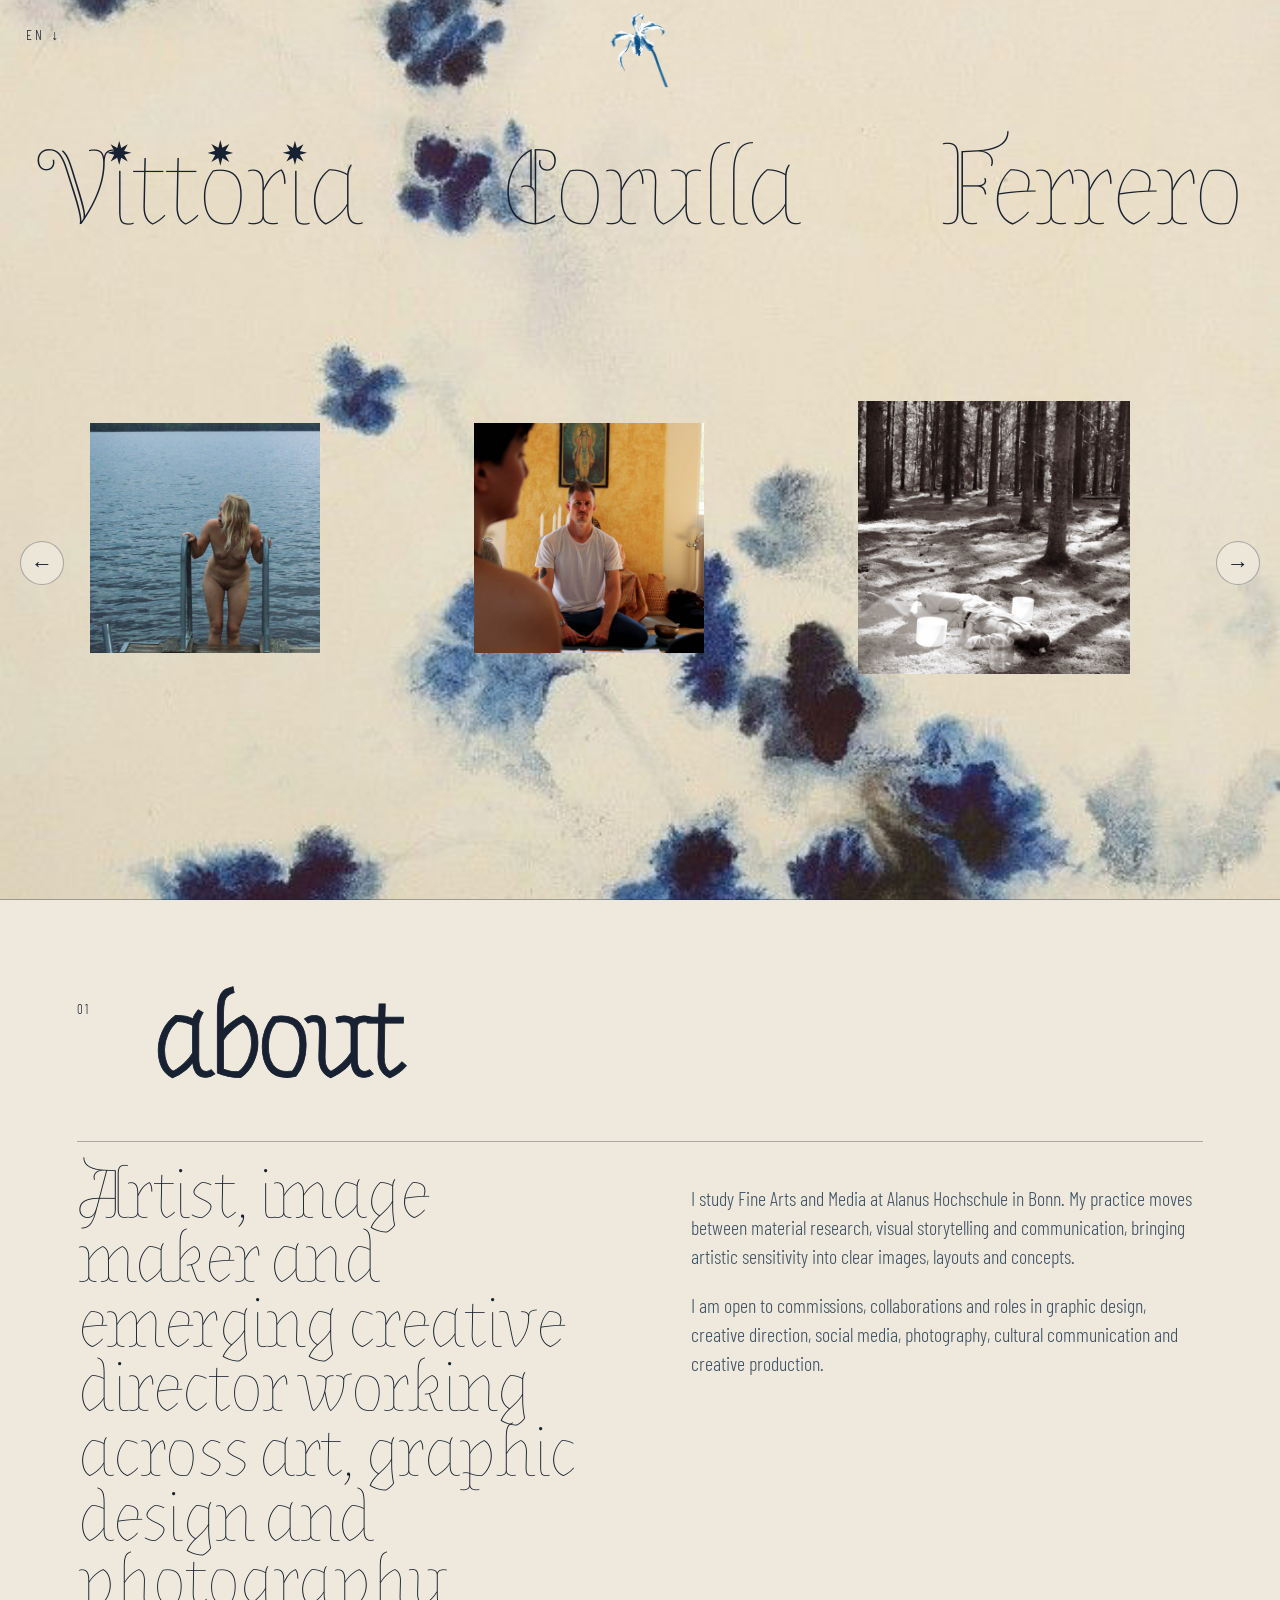
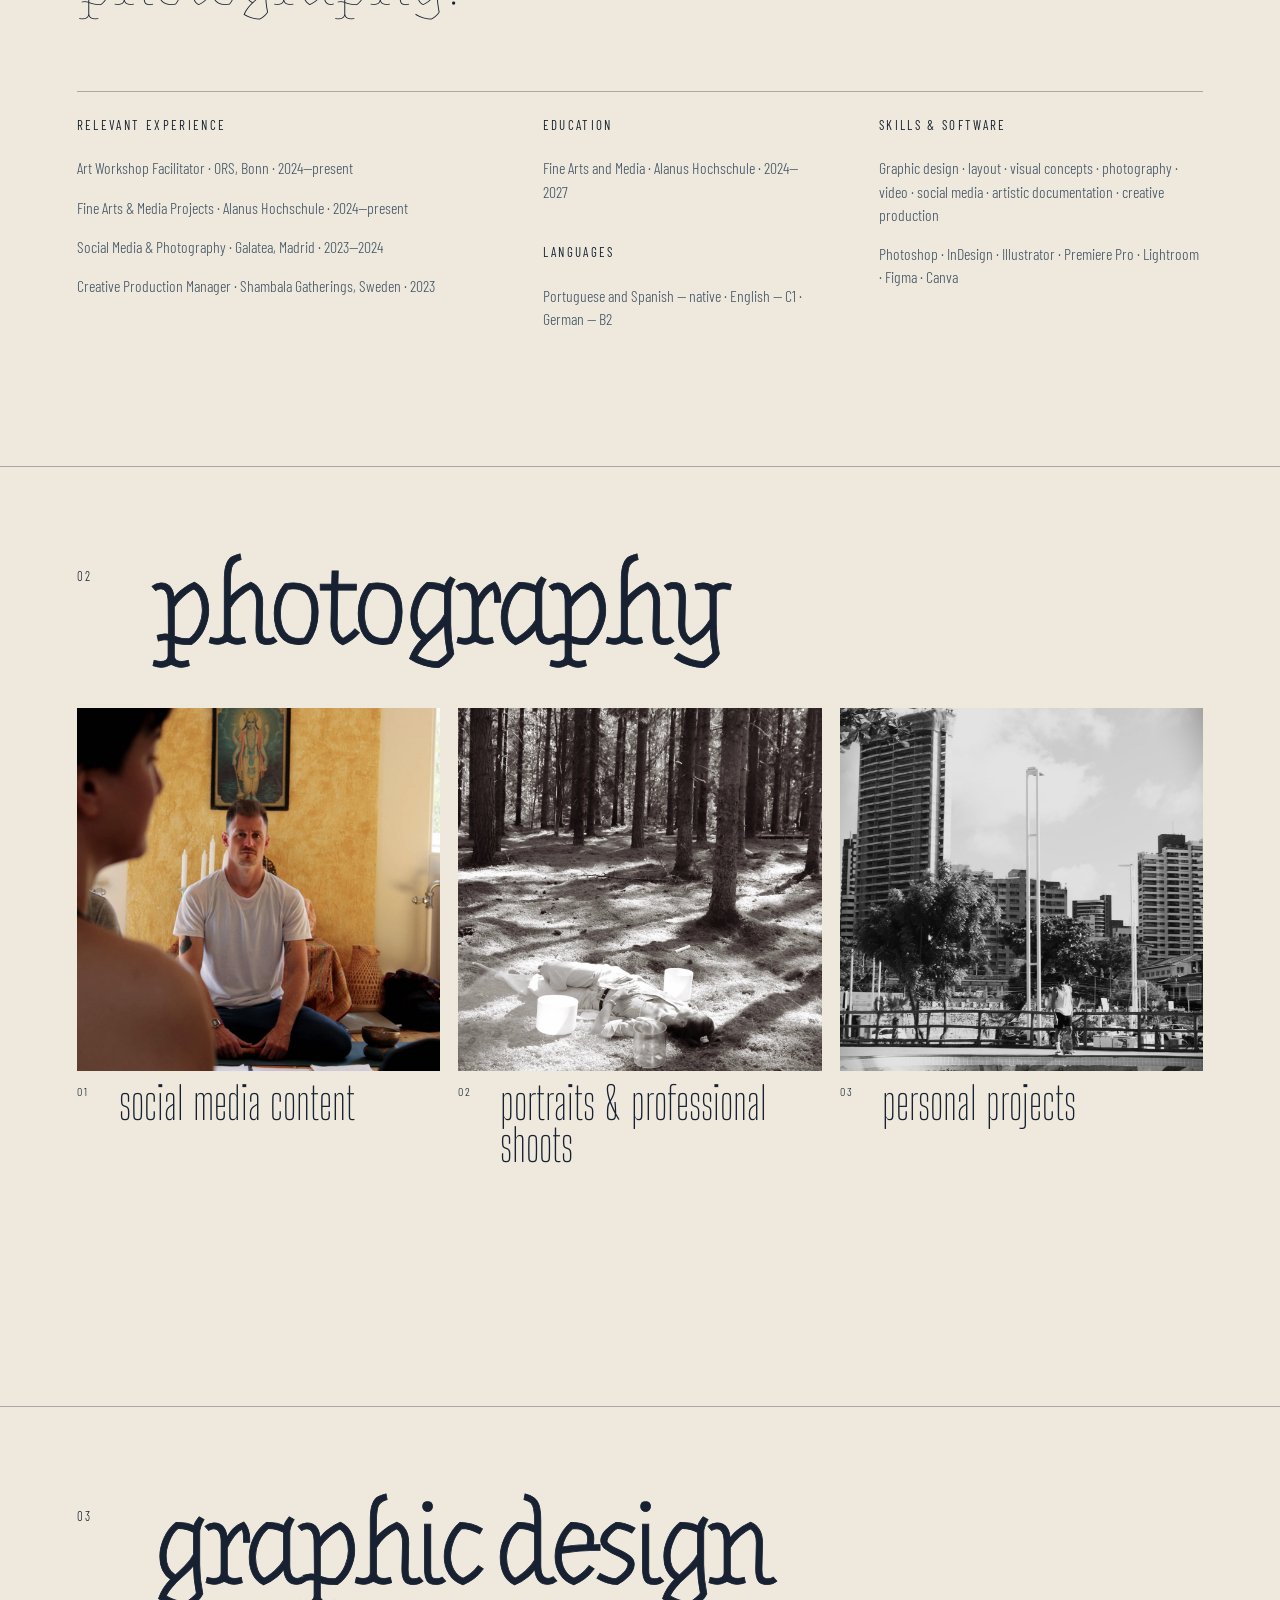
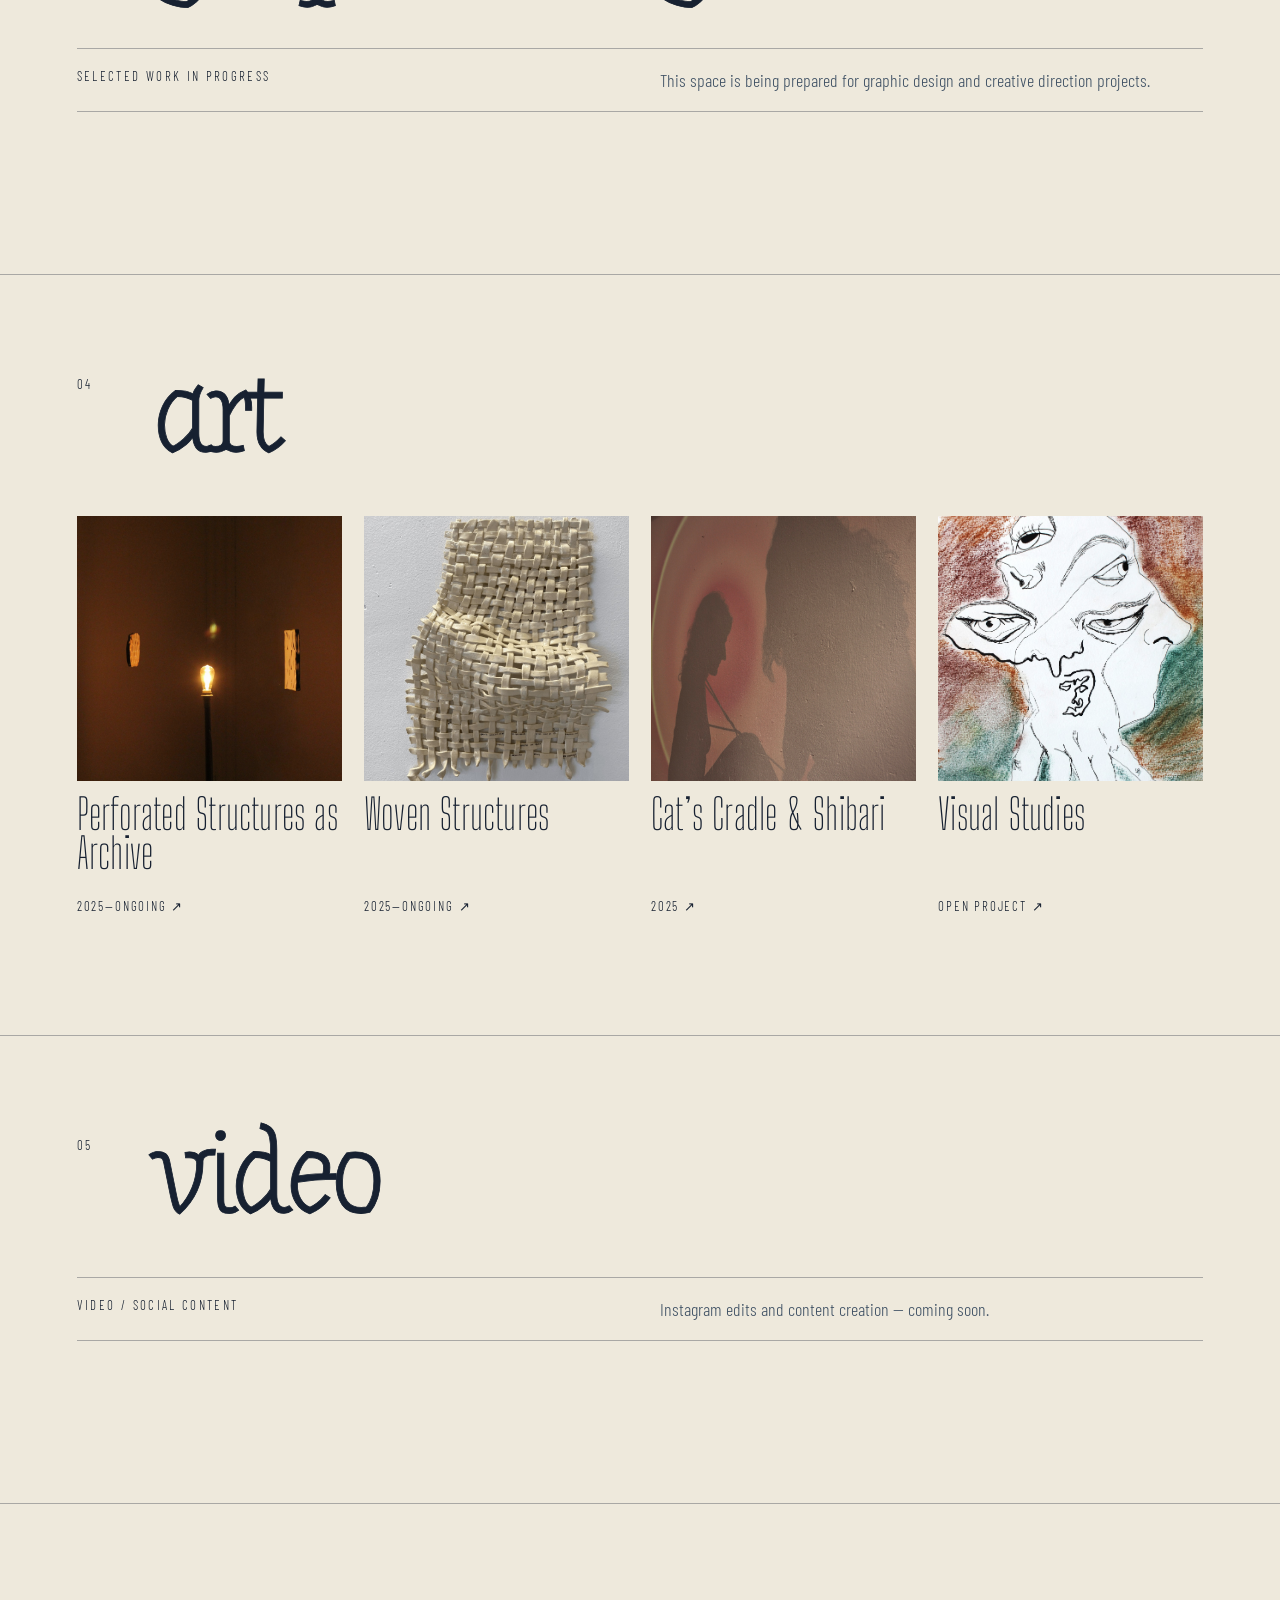
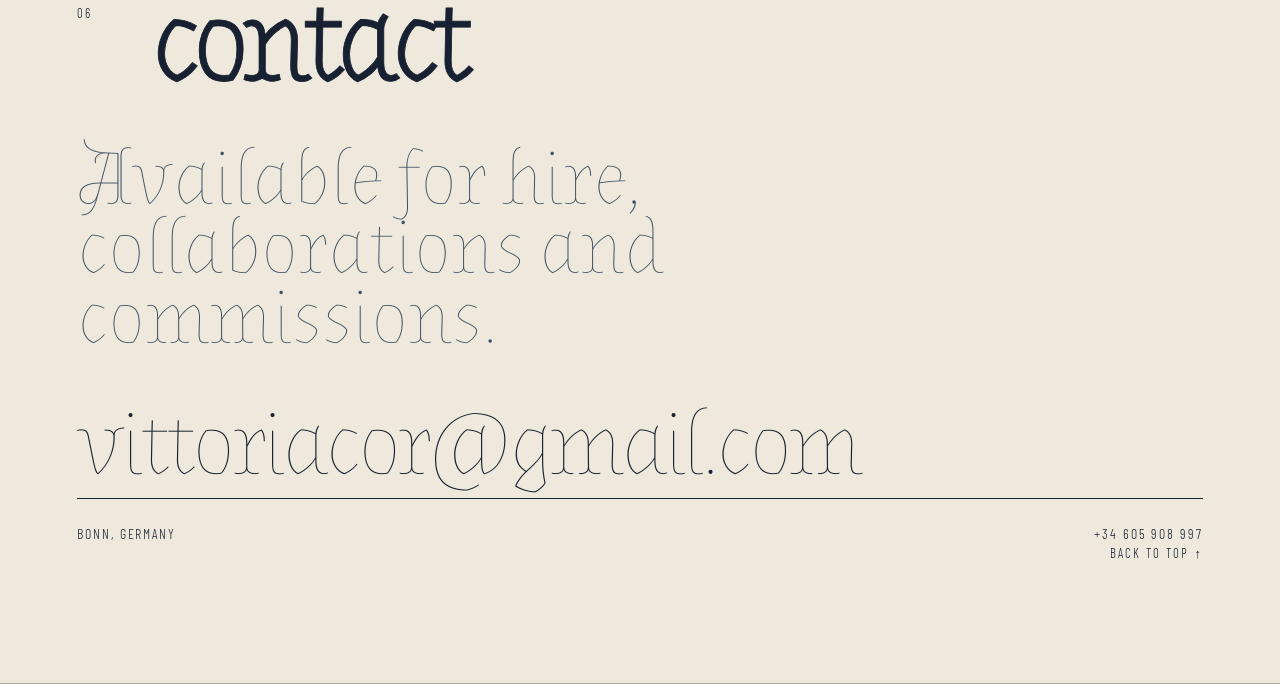
<file: index.html>
<!doctype html>
<html lang="en">
<head>
  <meta charset="UTF-8" />
  <meta name="viewport" content="width=device-width, initial-scale=1" />
  <meta name="theme-color" content="#eee9dc" />
  <meta name="description" content="Portfolio of Vittória Corulla Ferrero — art, photography and visual communication." />
  <title>Vittória Corulla Ferrero</title>
  <link rel="icon" type="image/png" href="assets/reference/cyanotype-flower.png" />
  <link rel="preconnect" href="https://fonts.googleapis.com" />
  <link rel="preconnect" href="https://fonts.gstatic.com" crossorigin />
  <link href="https://fonts.googleapis.com/css2?family=Almendra+Display&family=Barlow+Condensed:wght@200;300;400&family=Big+Shoulders+Display:wght@200;300&display=swap" rel="stylesheet" />
  <link rel="stylesheet" href="styles.css?v=19" />
  <script src="project-data.js?v=13" defer></script>
  <script src="script.js?v=14" defer></script>
</head>
<body>
  <div class="language-control"><button class="language-trigger" type="button" aria-expanded="false" aria-controls="language-menu">EN</button><div class="language-menu" id="language-menu" hidden><button data-language="en">EN</button><button data-language="es">ES</button><button data-language="de">DE</button><button data-language="pt">PT</button></div></div>
  <button class="menu-trigger" type="button" aria-label="Open navigation" aria-expanded="false" aria-controls="drawer"><img src="assets/reference/cyanotype-flower-cutout.png" alt="" /></button>
  <div class="drawer-backdrop" hidden></div>
  <aside class="drawer" id="drawer" aria-hidden="true"><button class="drawer-close" type="button" aria-label="Close navigation">×</button><nav aria-label="Main navigation"><a href="#about" data-i18n="about">about</a><a href="photography.html?v=4" data-i18n="photo">photography</a><a href="#design" data-i18n="design">graphic design</a><a href="#art" data-i18n="art">art</a><a href="#video" data-i18n="video">video</a><a href="#contact" data-i18n="contact">contact</a></nav><p class="drawer-foot">VITTÓRIA CORULLA FERRERO<br />BONN · 2026</p></aside>

  <main>
    <section class="hero" id="home" aria-labelledby="hero-title">
      <h1 id="hero-title" aria-label="Vittória Corulla Ferrero"><span class="name-word" aria-hidden="true">V<span class="spark">ı</span>tt<span class="spark accent">o</span>r<span class="spark">ı</span>a</span><span class="name-word" aria-hidden="true">Corulla</span><span class="name-word" aria-hidden="true">Ferrero</span></h1>
      <div class="hero-carousel" aria-label="Featured projects">
        <button class="carousel-arrow carousel-previous" type="button" aria-label="Previous projects">←</button>
        <div class="carousel-viewport" data-carousel><div class="carousel-track" data-carousel-track></div></div>
        <button class="carousel-arrow carousel-next" type="button" aria-label="Next projects">→</button>
      </div>
    </section>

    <section class="section" id="about">
      <header class="section-header"><span>01</span><h2 data-i18n="about">about</h2></header>
      <div class="about-layout"><p class="about-statement" data-i18n="aboutLead">Artist, image maker and emerging creative director working across art, graphic design and photography.</p><div><p data-i18n="aboutBody">I study Fine Arts and Media at Alanus Hochschule in Bonn. My practice moves between material research, visual storytelling and communication, bringing artistic sensitivity into clear images, layouts and concepts.</p><p data-i18n="aboutBody2">I am open to commissions, collaborations and roles in graphic design, creative direction, social media, photography, cultural communication and creative production.</p></div></div>
      <div class="cv-grid">
        <div><h3 data-i18n="experience">Relevant experience</h3><p data-i18n="cvOrs"><strong>Art Workshop Facilitator</strong> · ORS, Bonn · 2024—present</p><p data-i18n="cvAlanus"><strong>Fine Arts & Media Projects</strong> · Alanus Hochschule · 2024—present</p><p data-i18n="cvGalatea"><strong>Social Media & Photography</strong> · Galatea, Madrid · 2023—2024</p><p data-i18n="cvShambala"><strong>Creative Production Manager</strong> · Shambala Gatherings, Sweden · 2023</p></div>
        <div><h3 data-i18n="education">Education</h3><p data-i18n="cvEducation"><strong>Fine Arts and Media</strong> · Alanus Hochschule · 2024—2027</p><h3 data-i18n="languages">Languages</h3><p data-i18n="cvLanguages">Portuguese and Spanish — native · English — C1 · German — B2</p></div>
        <div><h3 data-i18n="skills">Skills & software</h3><p data-i18n="cvSkills">Graphic design · layout · visual concepts · photography · video · social media · artistic documentation · creative production</p><p>Photoshop · InDesign · Illustrator · Premiere Pro · Lightroom · Figma · Canva</p></div>
      </div>
    </section>

    <section class="section" id="photo">
      <header class="section-header"><span>02</span><h2 data-i18n="photo">photography</h2></header>
      <nav class="photo-categories" aria-label="Photography categories">
        <a href="photography.html?v=4&amp;category=social"><img src="assets/portfolio/photo-projects/holistic-center/01.jpg" alt="" loading="lazy" /><span>01</span><h3 data-i18n="photoSocial">social media content</h3></a>
        <a href="photography.html?v=4&amp;category=portraits"><img src="assets/portfolio/photo-projects/bettina-baumann/14.jpg" alt="" loading="lazy" /><span>02</span><h3 data-i18n="photoPortraits">portraits &amp; professional shoots</h3></a>
        <a href="photography.html?v=4&amp;category=personal"><img src="assets/portfolio/photo-fortaleza/01.jpg" alt="" loading="lazy" /><span>03</span><h3 data-i18n="photoPersonal">personal projects</h3></a>
      </nav>
    </section>

    <section class="section compact-section" id="design"><header class="section-header"><span>03</span><h2 data-i18n="design">graphic design</h2></header><div class="empty-row"><p data-i18n="workInProgress">SELECTED WORK IN PROGRESS</p><span data-i18n="designNote">This space is being prepared for graphic design and creative direction projects.</span></div></section>
    <section class="section" id="art">
      <header class="section-header"><span>04</span><h2 data-i18n="art">art</h2></header>
      <div class="project-index horizontal-projects">
        <a class="project-link" href="project.html?v=13&amp;id=perforated"><div class="project-cover"><img src="assets/art/perforated/01-installation-light.jpg" alt="" loading="lazy" /></div><div class="project-label"><h3>Perforated Structures as Archive</h3><span>2025—ongoing ↗</span></div></a>
        <a class="project-link" href="project.html?v=13&amp;id=woven"><div class="project-cover"><img src="assets/research/text-detail.jpg" alt="" loading="lazy" /></div><div class="project-label"><h3>Woven Structures</h3><span>2025—ongoing ↗</span></div></a>
        <a class="project-link" href="project.html?v=13&amp;id=cats"><div class="project-cover"><img src="assets/art/cats/01-cover.jpg" alt="" loading="lazy" /></div><div class="project-label"><h3>Cat’s Cradle & Shibari</h3><span>2025 ↗</span></div></a>
        <a class="project-link" href="project.html?v=13&amp;id=drawnlife"><div class="project-cover"><img src="assets/portfolio/early-how-long/01.jpg" alt="" loading="lazy" /></div><div class="project-label"><h3>Visual Studies</h3><span data-i18n="openProject">open project ↗</span></div></a>
      </div>
    </section>
    <section class="section compact-section" id="video"><header class="section-header"><span>05</span><h2 data-i18n="video">video</h2></header><div class="empty-row"><p data-i18n="videoLabel">VIDEO / SOCIAL CONTENT</p><span data-i18n="videoNote">Instagram edits and content creation — coming soon.</span></div></section>
    <section class="section contact-section" id="contact"><header class="section-header"><span>06</span><h2 data-i18n="contact">contact</h2></header><p class="contact-call" data-i18n="contactCall">Available for hire, collaborations and commissions.</p><a class="email-link" href="mailto:vittoriacor@gmail.com">vittoriacor@gmail.com</a><div class="contact-meta"><span>BONN, GERMANY</span><a href="tel:+34605908997">+34 605 908 997</a></div><a class="back-top" href="#home" data-i18n="backTop">BACK TO TOP ↑</a></section>
  </main>
</body>
</html>
</file>
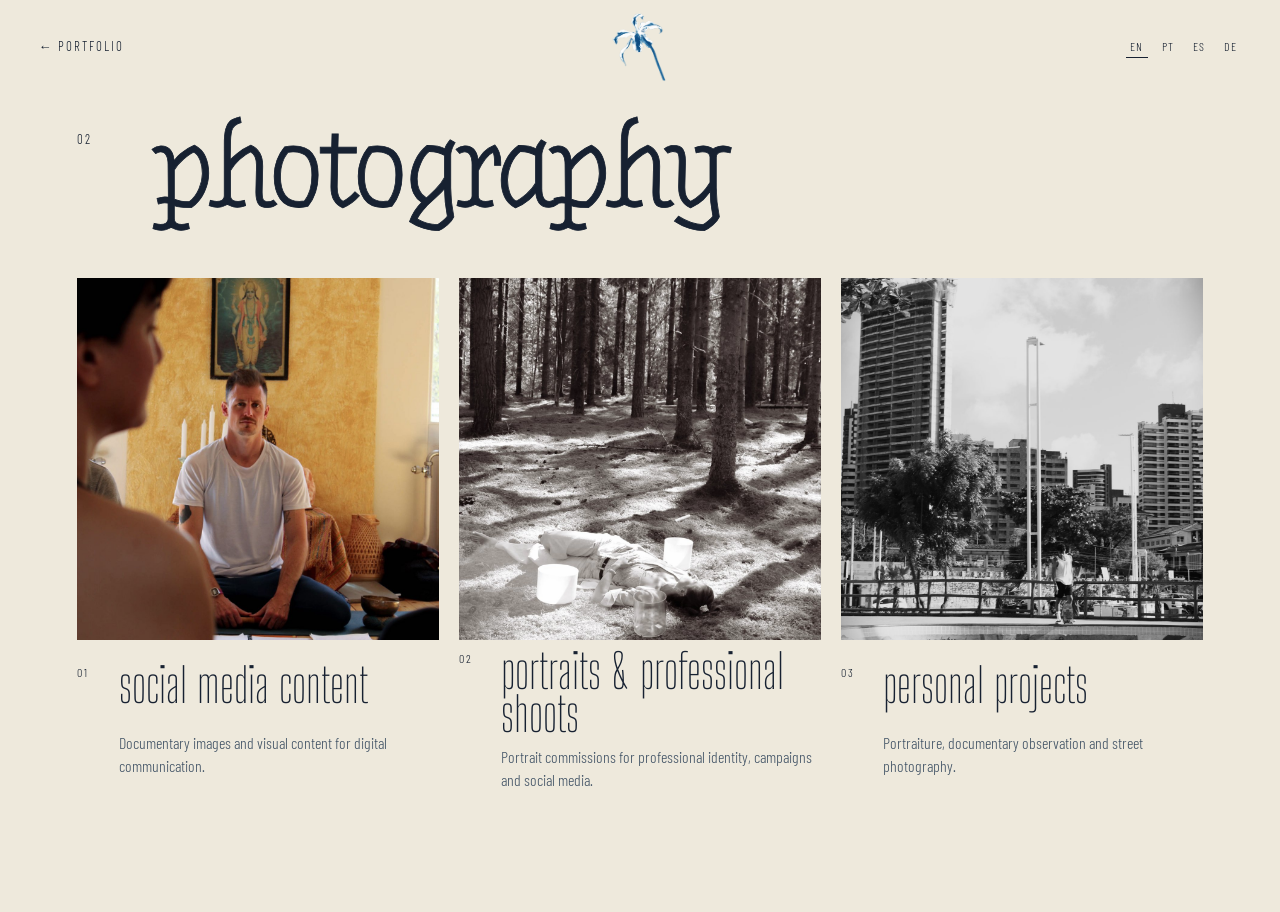
<file: photography.html>
<!doctype html>
<html lang="en">
<head>
  <meta charset="UTF-8" />
  <meta name="viewport" content="width=device-width, initial-scale=1" />
  <meta name="theme-color" content="#eee9dc" />
  <meta name="description" content="Photography portfolio of Vittória Corulla Ferrero." />
  <title>Photography — Vittória Corulla Ferrero</title>
  <link rel="icon" type="image/png" href="assets/reference/cyanotype-flower.png" />
  <link rel="preconnect" href="https://fonts.googleapis.com" />
  <link rel="preconnect" href="https://fonts.gstatic.com" crossorigin />
  <link href="https://fonts.googleapis.com/css2?family=Almendra+Display&family=Barlow+Condensed:wght@200;300;400&family=Big+Shoulders+Display:wght@200;300&display=swap" rel="stylesheet" />
  <link rel="stylesheet" href="styles.css?v=19" />
  <link rel="stylesheet" href="photography.css?v=3" />
  <script src="project-data.js?v=13" defer></script>
  <script src="photography.js?v=3" defer></script>
</head>
<body class="photography-directory">
  <header class="directory-nav">
    <a class="directory-back" href="index.html?v=18#photo" data-copy="portfolio">← portfolio</a>
    <a class="directory-flower" href="index.html#home" aria-label="Portfolio home"><img src="assets/reference/cyanotype-flower-cutout.png" alt="" /></a>
    <div class="directory-language" aria-label="Language"><button data-lang="en">EN</button><button data-lang="pt">PT</button><button data-lang="es">ES</button><button data-lang="de">DE</button></div>
  </header>

  <main>
    <section class="directory-overview" id="category-overview">
      <header class="directory-heading"><span>02</span><h1 data-copy="photography">photography</h1></header>
      <nav class="directory-categories" aria-label="Photography categories">
        <a href="photography.html?v=4&amp;category=social"><img src="assets/portfolio/photo-projects/holistic-center/01.jpg" alt="" /><span>01</span><h2 data-copy="social">social media content</h2><p data-copy="socialIntro">Documentary images and visual content for digital communication.</p></a>
        <a href="photography.html?v=4&amp;category=portraits"><img src="assets/portfolio/photo-projects/bettina-baumann/14.jpg" alt="" /><span>02</span><h2 data-copy="portraits">portraits &amp; professional shoots</h2><p data-copy="portraitsIntro">Portrait commissions for professional identity, campaigns and social media.</p></a>
        <a href="photography.html?v=4&amp;category=personal"><img src="assets/portfolio/photo-fortaleza/01.jpg" alt="" /><span>03</span><h2 data-copy="personal">personal projects</h2><p data-copy="personalIntro">Portraiture, documentary observation and street photography.</p></a>
      </nav>
    </section>

    <section class="directory-projects" id="category-view" hidden>
      <a class="all-categories" href="photography.html?v=4" data-copy="allCategories">← all photography categories</a>
      <header class="category-heading"><span id="category-number"></span><div><h1 id="category-title"></h1><p id="category-intro"></p></div></header>
      <div class="project-index" id="category-projects"></div>
    </section>
  </main>
</body>
</html>
</file>
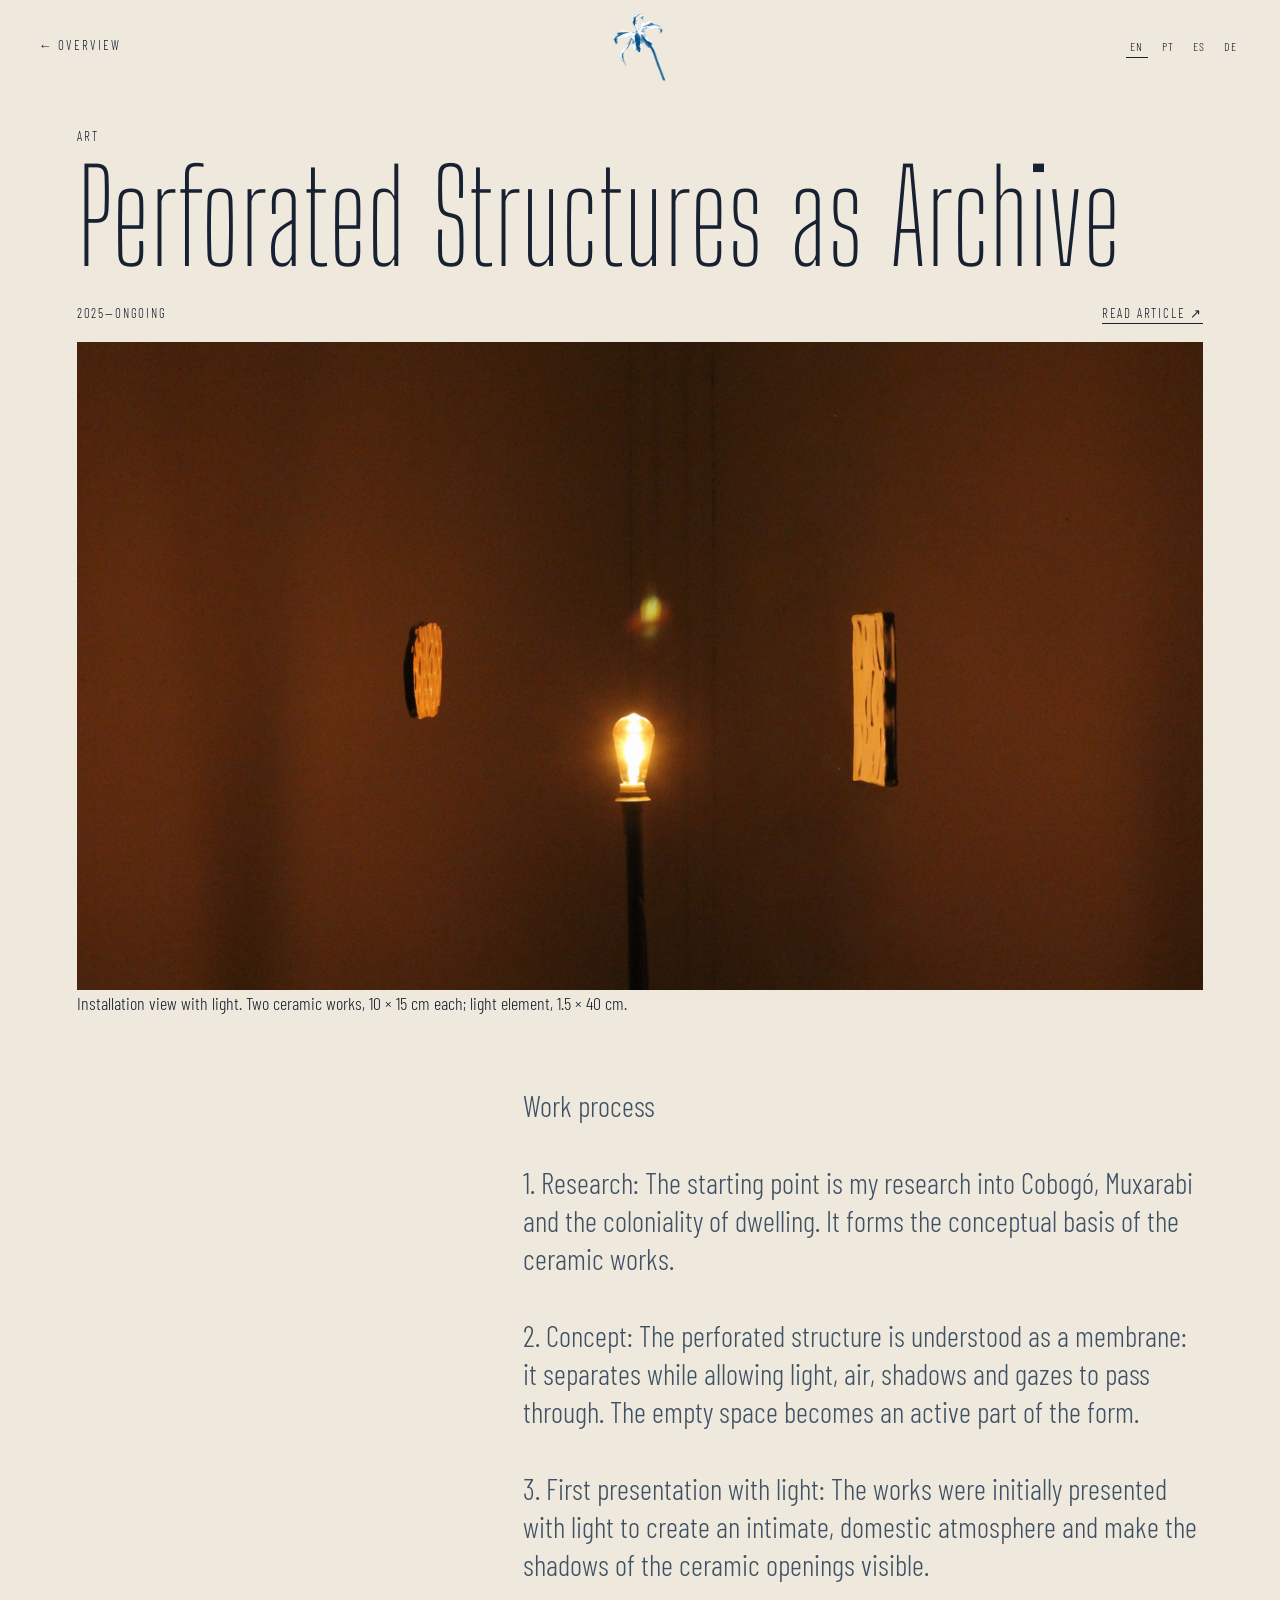
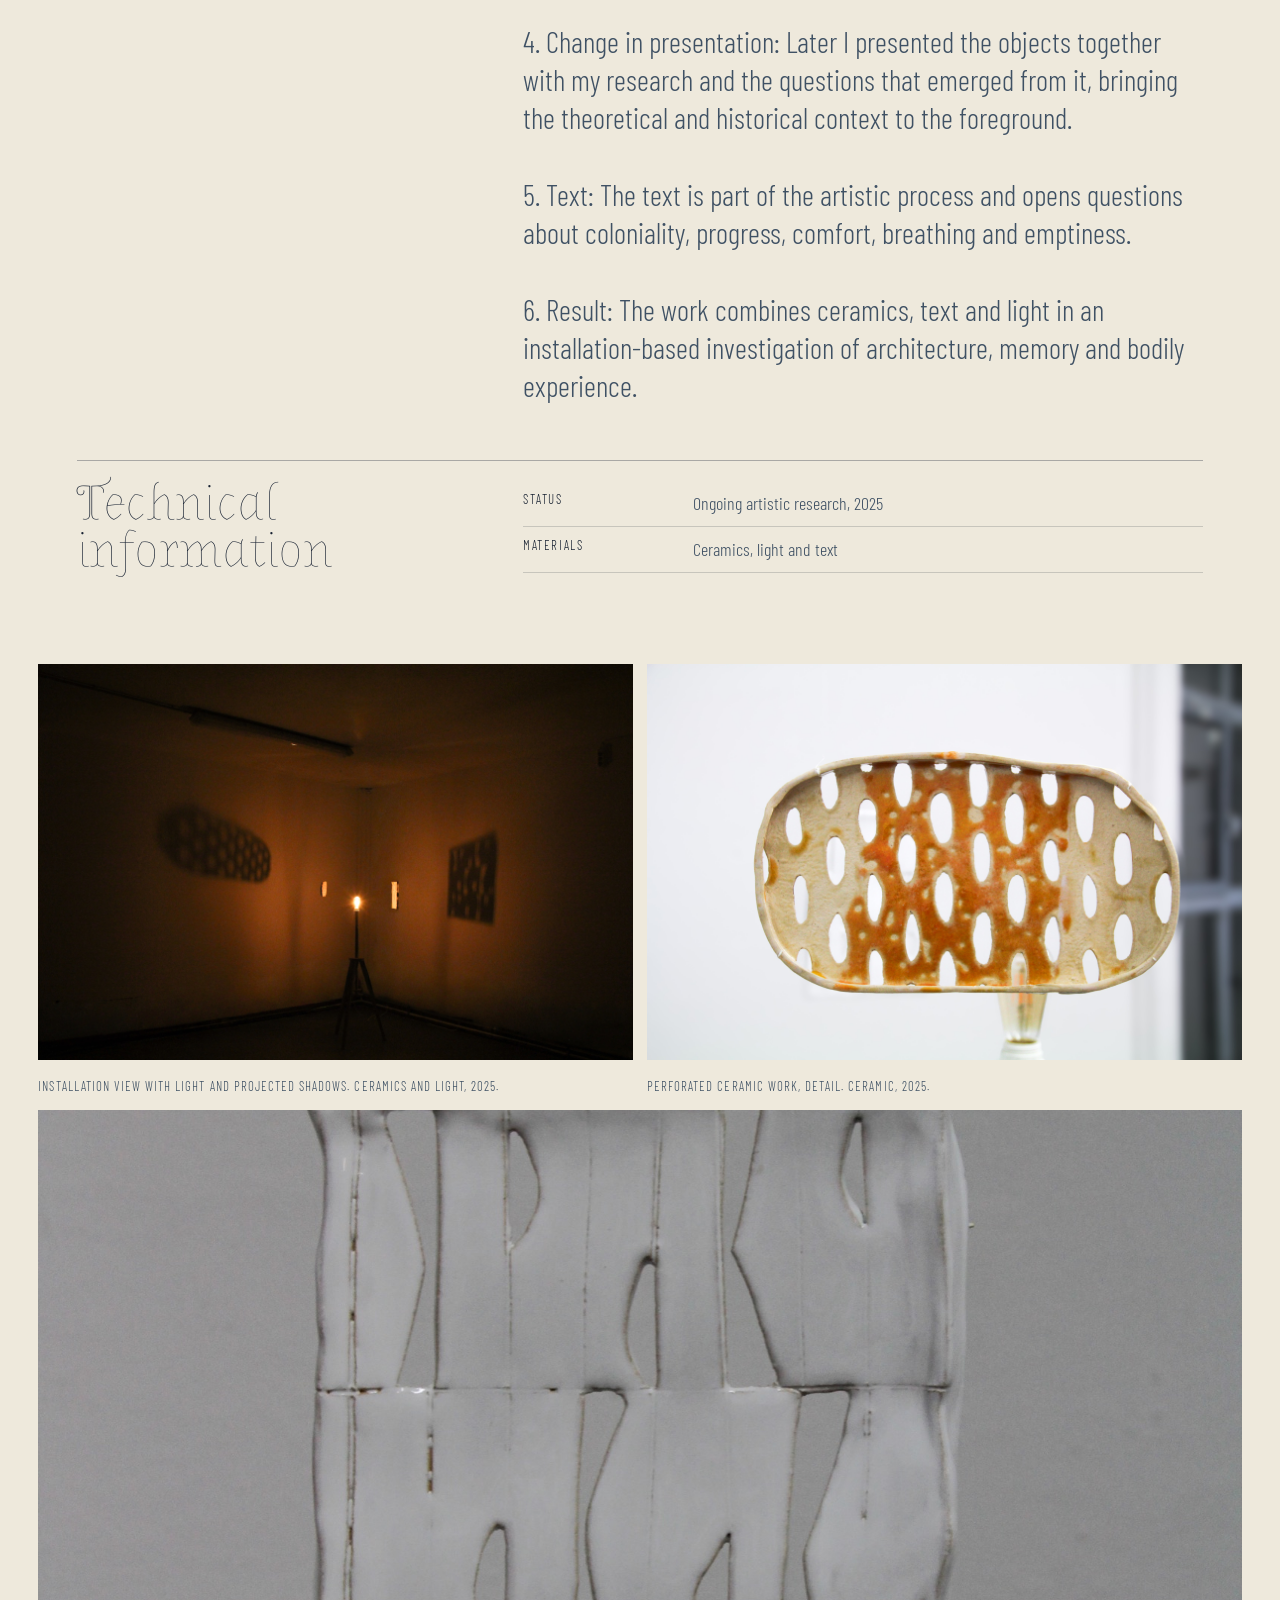
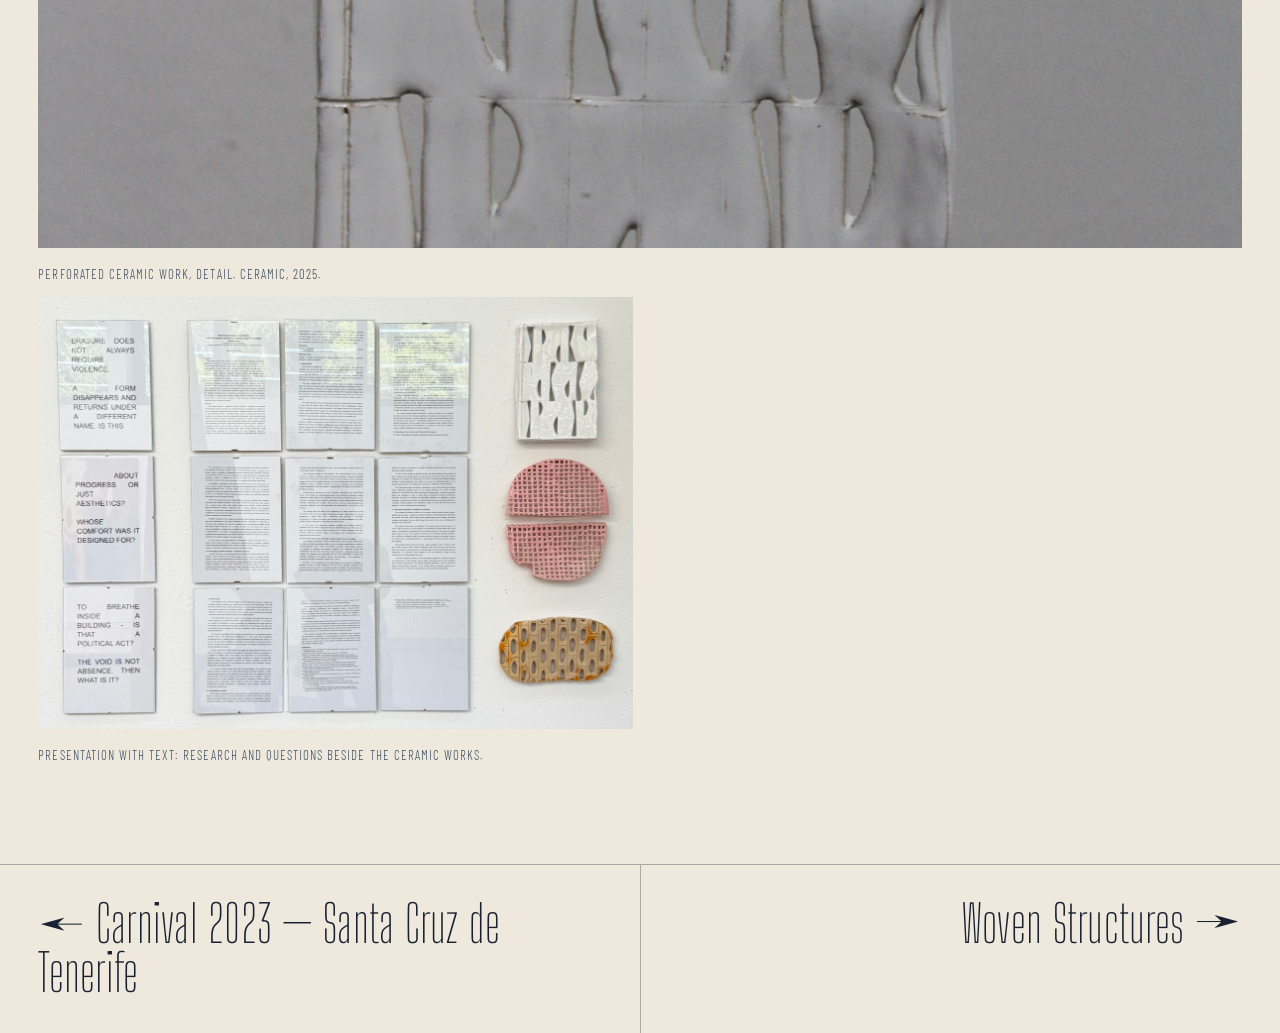
<file: project.html>
<!doctype html>
<html lang="en">
<head>
  <meta charset="UTF-8" />
  <meta name="viewport" content="width=device-width, initial-scale=1" />
  <meta name="theme-color" content="#eee9dc" />
  <title>Project — Vittória Corulla Ferrero</title>
  <link rel="icon" type="image/png" href="assets/reference/cyanotype-flower.png" />
  <link rel="preconnect" href="https://fonts.googleapis.com" />
  <link rel="preconnect" href="https://fonts.gstatic.com" crossorigin />
  <link href="https://fonts.googleapis.com/css2?family=Almendra+Display&family=Barlow+Condensed:wght@200;300;400&family=Big+Shoulders+Display:wght@200;300&display=swap" rel="stylesheet" />
  <link rel="stylesheet" href="project.css?v=12" />
  <script src="project-data.js?v=13" defer></script>
  <script src="project.js?v=12" defer></script>
</head>
<body>
  <header class="project-nav">
    <a class="overview-link" href="index.html" data-label="back">← overview</a>
    <a class="project-flower" href="index.html#home" aria-label="Portfolio home"><img src="assets/reference/cyanotype-flower-cutout.png" alt="" /></a>
    <div class="project-language" aria-label="Language"><button data-lang="en">EN</button><button data-lang="pt">PT</button><button data-lang="es">ES</button><button data-lang="de">DE</button></div>
  </header>
  <main id="project-content">
    <section class="project-hero">
      <p class="project-category" id="project-category"></p>
      <h1 id="project-title"></h1>
      <div class="project-meta"><span id="project-year"></span><a id="project-article" target="_blank" rel="noopener" hidden>read article ↗</a></div>
      <figure class="project-cover-figure"><img id="project-cover" alt="" /><figcaption id="project-cover-caption" hidden></figcaption></figure>
    </section>
    <section class="project-intro"><p id="project-copy"></p></section>
    <section class="project-technical" id="project-technical" hidden><h2 id="technical-title">Technical information</h2><dl id="technical-list"></dl></section>
    <section class="project-gallery" id="project-gallery" aria-label="Project gallery"></section>
    <nav class="project-next"><a id="previous-project" href="#">← <span></span></a><a id="next-project" href="#"><span></span> →</a></nav>
  </main>
  <dialog class="lightbox" aria-label="Image preview"><button type="button" aria-label="Close image preview">×</button><img alt="" /></dialog>
</body>
</html>
</file>
<file: styles.css>
:root{--ink:#172131;--soft:#3f5164;--line:rgba(23,33,49,.32);--paper:#eee9dc;--quirky:"Almendra Display",Georgia,serif;--condensed:"Barlow Condensed","Arial Narrow",sans-serif}*{box-sizing:border-box}html{scroll-behavior:smooth}body{margin:0;color:var(--ink);font-family:var(--condensed);font-size:18px;font-weight:300;line-height:1.45;-webkit-font-smoothing:antialiased;background:var(--paper) url("assets/reference/cyanotype-background-light.png") center/cover fixed no-repeat}body:before{content:"";position:fixed;z-index:-1;inset:0;background:rgba(248,245,233,.12)}a{color:inherit;text-decoration:none}button{font:inherit}.language-control{position:fixed;z-index:100;left:22px;top:18px}.language-trigger{border:0;background:transparent;color:var(--ink);padding:7px 4px;font-size:14px;letter-spacing:.22em;cursor:pointer}.language-trigger:after{content:" ↓"}.language-menu{position:absolute;top:36px;left:0;padding:6px;background:rgba(239,236,224,.72);backdrop-filter:blur(14px);border:1px solid var(--line)}.language-menu button{display:block;width:48px;border:0;background:transparent;color:var(--ink);padding:7px;letter-spacing:.15em;cursor:pointer}.menu-trigger{position:fixed;z-index:100;left:50%;top:8px;transform:translateX(-50%);width:72px;height:82px;border:0;background:transparent;padding:0;cursor:pointer;transition:transform .35s}.menu-trigger:hover{transform:translateX(-50%) scale(1.1) rotate(6deg)}.menu-trigger img{display:block;width:100%;height:100%;object-fit:contain}.drawer-backdrop{position:fixed;z-index:101;inset:0;background:rgba(245,242,230,.1);backdrop-filter:blur(5px)}.drawer{position:fixed;z-index:102;inset:0;background:rgba(239,236,224,.42);backdrop-filter:blur(25px) saturate(.8);transform:translateY(-103%);transition:transform .5s cubic-bezier(.22,.75,.2,1);padding:26px 6vw 36px;display:flex;flex-direction:column}.drawer.open{transform:none}.drawer-close{align-self:flex-end;width:44px;height:44px;border:1px solid var(--line);border-radius:50%;background:transparent;color:var(--ink);font-size:30px;cursor:pointer}.drawer nav{display:grid;grid-template-columns:repeat(2,minmax(0,1fr));gap:0 8vw;margin:auto 0}.drawer nav a{font-family:var(--quirky);font-size:clamp(48px,8vw,112px);line-height:.82;letter-spacing:-.045em;padding:5px 0;transition:transform .25s,font-style .25s}.drawer nav a:hover{font-style:italic;transform:translateX(12px)}.drawer-foot{margin:0;font-size:13px;letter-spacing:.16em}.hero{min-height:100svh;padding:95px 0 25px;display:grid;grid-template-rows:auto 1fr auto;border-bottom:1px solid var(--line);overflow:hidden}.hero h1{font-family:var(--quirky);font-size:clamp(66px,11.8vw,180px);font-weight:400;line-height:.72;letter-spacing:-.04em;text-align:center;margin:5px 3vw 0}.spark{position:relative;display:inline-block}.spark:after{content:"";position:absolute;left:50%;top:-.13em;transform:translateX(-50%);font-family:Georgia,serif;font-size:.2em;line-height:1}.spark.accent:after{top:-.16em;font-size:.22em}.hero-orbit{position:relative;min-height:430px;margin:18px 0 5px}.orbit-card{position:absolute;width:clamp(150px,17vw,255px);aspect-ratio:.76;top:50%;transform:translateY(-50%);transition:opacity .5s,transform .55s}.orbit-card img{width:100%;height:100%;object-fit:cover;box-shadow:0 14px 35px rgba(23,33,49,.08);transition:transform .55s}.orbit-card span{display:block;opacity:0;margin-top:8px;font-size:13px;letter-spacing:.08em;transition:opacity .3s}.orbit-card:hover{z-index:3}.orbit-card:hover img{transform:scale(1.13)}.orbit-card:hover span{opacity:1}.orbit-left{left:0;transform:translateY(-50%) rotate(-2deg)}.orbit-center{left:50%;transform:translate(-50%,-50%) rotate(1deg)}.orbit-right{right:0;transform:translateY(-50%) rotate(2deg)}.orbit-card.is-changing{opacity:0;transform:translateY(-50%) rotate(10deg) scale(.82)}.orbit-center.is-changing{transform:translate(-50%,-50%) rotate(10deg) scale(.82)}.hero-note{text-align:center;margin:0;font-size:12px;letter-spacing:.18em;text-transform:uppercase}.section{padding:100px 6vw 120px;border-bottom:1px solid var(--line);background:rgba(248,245,233,.08)}.section-header{display:grid;grid-template-columns:45px minmax(280px,1fr) minmax(230px,390px);gap:28px;align-items:end;margin-bottom:58px}.section-header>span{align-self:start;font-size:13px;letter-spacing:.18em}.section-header h2{font-family:var(--quirky);font-size:clamp(68px,9vw,132px);font-weight:400;line-height:.72;letter-spacing:-.045em;margin:0}.section-header p{margin:0;color:var(--soft);font-size:19px}.project-index{border-top:1px solid var(--line)}.project-link{display:grid;grid-template-columns:minmax(260px,42%) 1fr;gap:42px;align-items:center;padding:18px 0;border-bottom:1px solid var(--line)}.project-cover{aspect-ratio:1.45;overflow:hidden;background:rgba(23,33,49,.08)}.project-cover img{width:100%;height:100%;object-fit:cover;filter:saturate(.9);transition:transform .55s,filter .35s}.project-link:hover .project-cover img{transform:scale(1.055);filter:saturate(1)}.project-label{display:flex;flex-direction:column;justify-content:space-between;align-self:stretch;padding:8px 0}.project-label h3{font-family:var(--quirky);font-size:clamp(40px,5.3vw,78px);font-weight:400;line-height:.82;letter-spacing:-.035em;margin:0;max-width:830px}.project-label span{align-self:flex-end;font-size:13px;letter-spacing:.14em;text-transform:uppercase}.compact-section{min-height:52vh}.empty-row{border-top:1px solid var(--line);border-bottom:1px solid var(--line);padding:18px 0;display:grid;grid-template-columns:1fr 1fr;gap:40px}.empty-row p,.empty-row span{margin:0}.empty-row p{font-size:13px;letter-spacing:.18em}.empty-row span{font-size:18px;color:var(--soft)}.about-layout{display:grid;grid-template-columns:1fr 1fr;gap:8vw;padding-top:22px;border-top:1px solid var(--line)}.about-statement{font-family:var(--quirky);font-size:clamp(42px,5.6vw,82px);line-height:.9;letter-spacing:-.035em;margin:0}.about-layout>div{color:var(--soft);font-size:20px;max-width:600px}.contact-section{min-height:85vh;display:flex;flex-direction:column}.contact-call{font-family:var(--quirky);font-size:clamp(46px,6vw,86px);line-height:.9;max-width:800px;color:var(--soft);margin:0 0 55px}.email-link{font-family:var(--quirky);font-size:clamp(46px,7vw,110px);line-height:.85;letter-spacing:-.04em;border-bottom:1px solid var(--ink);padding-bottom:14px;word-break:break-word}.contact-meta{display:flex;justify-content:space-between;margin-top:25px;font-size:14px;letter-spacing:.14em}.back-top{align-self:flex-end;margin-top:auto;font-size:13px;letter-spacing:.16em}@media(max-width:850px){.drawer nav{grid-template-columns:1fr}.hero h1{margin-top:18px}.hero-orbit{min-height:360px}.orbit-card{width:26vw;min-width:130px}.section{padding:82px 24px 95px}.section-header{grid-template-columns:40px 1fr}.section-header p{grid-column:2}.project-link{grid-template-columns:42% 1fr;gap:22px}.project-label h3{font-size:6.5vw}.about-layout{grid-template-columns:1fr;gap:35px}}@media(max-width:560px){.language-control{left:12px;top:12px}.menu-trigger{width:58px;height:66px;top:4px}.hero{padding-top:80px}.hero h1{font-size:18vw;line-height:.7;margin:10px 12px 0}.hero-orbit{min-height:430px;margin-top:0}.orbit-card{width:35vw;min-width:118px;top:auto}.orbit-left{left:-7vw;top:16%;transform:rotate(-3deg)}.orbit-center{left:50%;top:46%;transform:translateX(-50%) rotate(1deg)}.orbit-right{right:-7vw;top:16%;transform:rotate(3deg)}.orbit-left.is-changing,.orbit-right.is-changing{transform:rotate(12deg) scale(.82)}.orbit-center.is-changing{transform:translateX(-50%) rotate(12deg) scale(.82)}.hero-note{padding:0 18px}.section{padding:70px 16px 82px}.section-header{margin-bottom:40px}.section-header h2{font-size:19vw}.project-link{grid-template-columns:42% 1fr;gap:14px;padding:10px 0}.project-cover{aspect-ratio:1}.project-label{padding:2px 0}.project-label h3{font-size:8vw}.project-label span{font-size:10px}.empty-row{grid-template-columns:1fr;gap:12px}.about-statement{font-size:13vw}.contact-meta{flex-direction:column;gap:15px}.email-link{font-size:12vw}}@media(prefers-reduced-motion:reduce){*,*:before,*:after{scroll-behavior:auto!important;animation-duration:.01ms!important;transition-duration:.01ms!important}}
/* Fifth revision: single-line masthead and horizontal carousel */
.hero{grid-template-rows:auto 1fr;padding-top:88px}.hero h1{display:flex;justify-content:space-between;align-items:baseline;gap:2vw;width:100%;padding:0 3vw;margin:0;text-align:left;white-space:nowrap;font-size:clamp(48px,8.7vw,134px);line-height:.78}.name-word{display:inline-block}.spark:after{content:"";top:-.22em;font-size:.22em;font-family:Georgia,serif;font-weight:400}.spark.accent:after{content:"";top:-.23em;font-size:.23em}.hero-carousel{position:relative;display:flex;align-items:center;min-height:470px;margin-top:20px}.carousel-viewport{width:100%;overflow-x:auto;scroll-snap-type:x mandatory;scroll-behavior:smooth;cursor:grab;scrollbar-width:none}.carousel-viewport::-webkit-scrollbar{display:none}.carousel-viewport:active{cursor:grabbing}.carousel-track{display:flex;align-items:center;gap:12vw;padding:30px 7vw}.carousel-card{flex:0 0 clamp(155px,18vw,270px);aspect-ratio:.76;scroll-snap-align:center;position:relative}.carousel-card img{display:block;width:100%;height:100%;object-fit:cover;transition:transform .45s}.carousel-card span{position:absolute;left:0;top:calc(100% + 7px);font-size:13px;letter-spacing:.08em;white-space:nowrap;opacity:0;transition:opacity .25s}.carousel-card:hover img{transform:scale(1.1)}.carousel-card:hover span{opacity:1}.carousel-arrow{position:absolute;z-index:4;top:50%;transform:translateY(-50%);width:44px;height:44px;border:1px solid var(--line);border-radius:50%;background:rgba(239,236,224,.7);backdrop-filter:blur(8px);color:var(--ink);cursor:pointer;font-size:22px}.carousel-previous{left:20px}.carousel-next{right:20px}.cv-grid{display:grid;grid-template-columns:1.2fr .8fr 1fr;gap:6vw;margin-top:75px;padding-top:24px;border-top:1px solid var(--line)}.cv-grid h3{font-size:13px;font-weight:400;letter-spacing:.18em;text-transform:uppercase;margin:0 0 22px}.cv-grid h3:not(:first-child){margin-top:40px}.cv-grid p{font-size:16px;color:var(--soft)}.cv-grid strong{font-weight:400;color:var(--ink)}
@media(max-width:850px){.hero h1{font-size:8.4vw;padding:0 16px}.carousel-track{gap:10vw;padding:25px 5vw}.carousel-card{flex-basis:25vw}.cv-grid{grid-template-columns:1fr 1fr}.cv-grid>div:last-child{grid-column:1/-1}}
@media(max-width:560px){.hero{padding-top:76px}.hero h1{font-size:9.7vw;gap:1vw;padding:0 10px}.hero-carousel{min-height:510px}.carousel-track{gap:10vw;padding:30px 7vw}.carousel-card{flex-basis:35vw}.carousel-arrow{top:auto;bottom:12px;width:40px;height:40px}.carousel-previous{left:calc(50% - 50px)}.carousel-next{right:calc(50% - 50px)}.carousel-card span{font-size:11px;white-space:normal;width:42vw}.cv-grid{grid-template-columns:1fr;gap:25px}.cv-grid>div:last-child{grid-column:auto}}
.hero{min-width:0;max-width:100vw}.hero h1{width:100vw;max-width:100%;min-width:0}.hero-carousel,.carousel-viewport{min-width:0;max-width:100vw}
/* Sixth revision: cyanotype only on the opening screen */
body{background:var(--paper)}body:before{display:none}.hero{background:var(--paper) url("assets/reference/cyanotype-background-light.png") center/cover no-repeat}.section{background:var(--paper)}.project-label h3{font-family:var(--condensed);font-size:clamp(34px,4.5vw,66px);font-weight:300;line-height:.94;letter-spacing:-.025em}@media(max-width:850px){.project-label h3{font-size:5.5vw}}@media(max-width:560px){.project-label h3{font-size:6.8vw}}

/* Seventh revision: about first and clearer display hierarchy */
.hero{padding-top:118px}
.section-header h2{font-weight:700;-webkit-text-stroke:.8px currentColor}
.project-label h3{font-family:"Big Shoulders Display","Arial Narrow",sans-serif;font-size:clamp(38px,5vw,74px);font-weight:200;line-height:.92;letter-spacing:.005em}
@media(max-width:850px){.hero{padding-top:108px}.project-label h3{font-size:6.3vw}}
@media(max-width:560px){.hero{padding-top:96px}.section-header h2{-webkit-text-stroke:.55px currentColor}.project-label h3{font-size:8vw}}

/* Eighth revision: lower masthead placement */
.hero{padding-top:146px}
@media(max-width:850px){.hero{padding-top:128px}}
@media(max-width:560px){.hero{padding-top:110px}}

/* Ninth revision: square featured shortcuts and readable labels */
.carousel-card{aspect-ratio:1}
.carousel-card span{top:calc(100% + 20px);line-height:1.2}
.carousel-card:hover img{transform:scale(1.075)}

/* Twelfth revision: photography organized into three professional groups */
.photo-categories{display:grid;grid-template-columns:repeat(3,1fr);gap:18px;margin-bottom:120px;align-items:start}
.photo-categories a{position:relative;display:grid;grid-template-columns:34px 1fr;grid-template-rows:auto auto;gap:12px 8px;align-items:start;align-self:start}
.photo-categories img{grid-column:1/-1;width:100%;aspect-ratio:1;object-fit:cover;filter:saturate(.85);transition:filter .35s,transform .4s}
.photo-categories a:hover img{filter:saturate(1);transform:scale(.985)}
.photo-categories span{font-size:12px;letter-spacing:.16em;align-self:start}
.photo-categories h3{margin:0;font-family:"Big Shoulders Display","Arial Narrow",sans-serif;font-size:clamp(30px,3.5vw,56px);font-weight:200;line-height:.92;text-transform:lowercase}
.section#photo{scroll-margin-top:88px}
@media(max-width:750px){#photo>.section-header{grid-template-columns:1fr}#photo>.section-header>span,#photo>.section-header h2,#photo>.section-header p{grid-column:1}#photo>.section-header h2{font-size:17vw}.photo-categories{grid-template-columns:1fr;gap:50px;margin-bottom:0}.photo-categories a{grid-template-columns:30px 1fr}.photo-categories img{aspect-ratio:1}.photo-categories h3{font-size:10vw}}
@media(min-width:751px) and (max-width:1100px){#photo>.section-header{grid-template-columns:45px 1fr}#photo>.section-header p{grid-column:2}#photo>.section-header h2{font-size:clamp(76px,11vw,108px)}}

/* Thirteenth revision: horizontal project indexes */
#art .horizontal-projects{display:grid;grid-template-columns:repeat(4,minmax(0,1fr));gap:22px;border-top:0}
#art .horizontal-projects .project-link{display:flex;flex-direction:column;gap:14px;align-items:stretch;padding:0;border-bottom:0;min-width:0}
#art .horizontal-projects .project-cover{width:100%;aspect-ratio:1}
#art .horizontal-projects .project-label{display:flex;flex:1;gap:24px;padding:0}
#art .horizontal-projects .project-label h3{font-size:clamp(28px,3.3vw,52px)}
#art .horizontal-projects .project-label span{align-self:flex-start;margin-top:auto}
@media(max-width:750px){#art .horizontal-projects{display:flex;overflow-x:auto;gap:18px;scroll-snap-type:x mandatory;padding-bottom:12px}#art .horizontal-projects .project-link{flex:0 0 76vw;scroll-snap-align:start}#art .horizontal-projects .project-label h3{font-size:10vw}}

/* Fourteenth revision: keep carousel captions inside the scrollable area */
.carousel-card{aspect-ratio:auto;display:flex;flex-direction:column}
.carousel-card img{flex:none;width:100%;height:auto;aspect-ratio:1}
.carousel-card span{position:static;display:block;min-height:2.4em;margin-top:20px;line-height:1.2}
.carousel-card:focus span,.carousel-card:focus-visible span{opacity:1}

/* Draw name accents as shapes so mobile browsers cannot substitute emoji. */
.spark:after{width:1em;height:1em;background:currentColor;clip-path:polygon(50% 0%,58% 30%,85% 15%,70% 42%,100% 50%,70% 58%,85% 85%,58% 70%,50% 100%,42% 70%,15% 85%,30% 58%,0% 50%,30% 42%,15% 15%,42% 30%)}
</file>
<file: photography.css>
:root{--ink:#172131;--soft:#3f5164;--line:rgba(23,33,49,.32);--paper:#eee9dc;--quirky:"Almendra Display",Georgia,serif;--condensed:"Barlow Condensed","Arial Narrow",sans-serif}
.photography-directory{background:var(--paper);min-height:100vh}
.photography-directory:before{display:none}
.directory-nav{height:92px;display:grid;grid-template-columns:1fr auto 1fr;align-items:center;padding:0 3vw}
.directory-back{justify-self:start;font-size:13px;letter-spacing:.15em;text-transform:uppercase}
.directory-flower{width:66px;height:74px}
.directory-flower img{display:block;width:100%;height:100%;object-fit:contain}
.directory-language{justify-self:end;display:flex;gap:10px}
.directory-language button{border:0;background:transparent;color:var(--ink);padding:4px;cursor:pointer;font:300 12px var(--condensed);letter-spacing:.12em}
.directory-language button.active{border-bottom:1px solid var(--ink)}
.directory-overview,.directory-projects{padding:38px 6vw 120px}
.directory-heading{display:grid;grid-template-columns:45px minmax(280px,1fr) minmax(230px,390px);gap:28px;align-items:end;margin-bottom:65px}
.directory-heading>span{align-self:start;font-size:13px;letter-spacing:.18em}
.directory-heading h1{font-family:var(--quirky);font-size:clamp(68px,9vw,132px);font-weight:700;line-height:.72;letter-spacing:-.045em;margin:0;-webkit-text-stroke:.8px currentColor}
.directory-heading p{margin:0;color:var(--soft);font-size:19px}
.directory-categories{display:grid;grid-template-columns:repeat(3,1fr);gap:20px}
.directory-categories a{display:grid;grid-template-columns:34px 1fr;grid-template-rows:auto auto auto;gap:10px 8px;align-items:start}
.directory-categories img{grid-column:1/-1;width:100%;aspect-ratio:1;object-fit:cover;filter:saturate(.86);transition:filter .35s,transform .4s}
.directory-categories a:hover img{filter:saturate(1);transform:scale(.985)}
.directory-categories span{font-size:12px;letter-spacing:.16em}
.directory-categories h2{margin:0;font-family:"Big Shoulders Display","Arial Narrow",sans-serif;font-size:clamp(34px,3.7vw,58px);font-weight:200;line-height:.9}
.directory-categories p{grid-column:2;margin:0;max-width:340px;color:var(--soft);font-size:16px}
.all-categories{display:inline-block;margin-bottom:70px;font-size:13px;letter-spacing:.15em;text-transform:uppercase}
.category-heading{display:grid;grid-template-columns:45px 1fr;gap:28px;margin-bottom:65px;border-top:1px solid var(--line);padding-top:22px}
.category-heading>span{font-size:13px;letter-spacing:.18em}
.category-heading h1{margin:0;font-family:"Big Shoulders Display","Arial Narrow",sans-serif;font-size:clamp(64px,9vw,132px);font-weight:200;line-height:.82}
.category-heading p{max-width:560px;margin:18px 0 0;color:var(--soft);font-size:19px}
#category-projects{display:grid;gap:26px;border-top:0}
#category-projects[data-count="1"]{grid-template-columns:minmax(0,420px)}
#category-projects[data-count="2"]{grid-template-columns:repeat(2,minmax(0,1fr))}
#category-projects[data-count="4"]{grid-template-columns:repeat(4,minmax(0,1fr))}
#category-projects .project-link{display:flex;flex-direction:column;gap:15px;align-items:stretch;padding:0;border:0;min-width:0}
#category-projects .project-cover{width:100%;aspect-ratio:1}
#category-projects .project-label{display:flex;flex:1;gap:28px;padding:0}
#category-projects .project-label h3{font-size:clamp(30px,3.5vw,54px)}
#category-projects .project-label span{align-self:flex-start;margin-top:auto}
@media(max-width:750px){.directory-nav{height:75px;padding:0 14px}.directory-flower{width:52px;height:60px}.directory-language{gap:2px}.directory-back{font-size:10px}.directory-overview,.directory-projects{padding:30px 16px 85px}.directory-heading{grid-template-columns:1fr;gap:12px;margin-bottom:45px}.directory-heading>span,.directory-heading h1,.directory-heading p{grid-column:1}.directory-heading h1{font-size:17vw}.directory-categories{grid-template-columns:1fr;gap:60px}.directory-categories a{grid-template-columns:30px 1fr}.directory-categories h2{font-size:11vw}.directory-categories p{font-size:15px}.all-categories{margin-bottom:45px}.category-heading{grid-template-columns:30px 1fr;gap:12px;margin-bottom:45px}.category-heading h1{font-size:12vw}.category-heading p{font-size:16px}}
@media(max-width:750px){#category-projects,#category-projects[data-count]{display:flex;overflow-x:auto;gap:18px;scroll-snap-type:x mandatory;padding-bottom:12px}#category-projects .project-link{flex:0 0 76vw;scroll-snap-align:start}#category-projects[data-count="1"] .project-link{flex-basis:min(100%,420px)}#category-projects .project-label h3{font-size:10vw}}
</file>
<file: project.css>
:root{--ink:#172131;--soft:#3f5164;--line:rgba(23,33,49,.32);--paper:#eee9dc;--quirky:"Almendra Display",Georgia,serif;--condensed:"Barlow Condensed","Arial Narrow",sans-serif}*{box-sizing:border-box}body{margin:0;color:var(--ink);font-family:var(--condensed);font-size:18px;font-weight:300;line-height:1.5;background:var(--paper) url("assets/reference/cyanotype-background-light.png") center/cover fixed no-repeat}body:before{content:"";position:fixed;z-index:-1;inset:0;background:rgba(248,245,233,.28)}a{color:inherit;text-decoration:none}.project-nav{height:92px;display:grid;grid-template-columns:1fr auto 1fr;align-items:center;padding:0 3vw;position:relative}.overview-link{justify-self:start;font-size:13px;letter-spacing:.15em;text-transform:uppercase}.project-flower{width:66px;height:74px}.project-flower img{width:100%;height:100%;object-fit:contain}.project-language{justify-self:end;display:flex;gap:10px}.project-language button{border:0;background:transparent;color:var(--ink);padding:4px;cursor:pointer;font:300 12px var(--condensed);letter-spacing:.12em}.project-language button.active{border-bottom:1px solid var(--ink)}.project-hero{padding:35px 6vw 0}.project-category{font-size:13px;letter-spacing:.18em;text-transform:uppercase;margin:0 0 15px}.project-hero h1{font-family:var(--quirky);font-size:clamp(68px,10vw,150px);font-weight:400;line-height:.76;letter-spacing:-.04em;max-width:1250px;margin:0 0 32px}.project-meta{display:flex;justify-content:space-between;gap:20px;margin-bottom:18px;font-size:13px;letter-spacing:.14em;text-transform:uppercase}.project-meta a{border-bottom:1px solid var(--ink)}#project-cover{display:block;width:100%;height:min(72vh,850px);object-fit:cover}.project-intro{padding:70px 6vw 90px;display:grid;grid-template-columns:1fr minmax(300px,680px)}.project-intro p{grid-column:2;margin:0;font-size:clamp(22px,2.3vw,34px);line-height:1.3;color:var(--soft)}.project-gallery{padding:0 3vw 100px;display:grid;grid-template-columns:repeat(2,1fr);gap:14px}.project-gallery button{border:0;background:transparent;padding:0;cursor:zoom-in;overflow:hidden;min-height:380px}.project-gallery button:nth-child(3n){grid-column:1/-1}.project-gallery img{display:block;width:100%;height:100%;max-height:82vh;object-fit:cover;transition:transform .45s}.project-gallery button:hover img{transform:scale(1.025)}.project-next{display:grid;grid-template-columns:1fr 1fr;border-top:1px solid var(--line)}.project-next a{padding:35px 3vw;font-family:var(--quirky);font-size:clamp(28px,4vw,60px);line-height:.9}.project-next a:last-child{text-align:right;border-left:1px solid var(--line)}.lightbox{position:fixed;inset:0;width:100%;height:100%;max-width:none;max-height:none;border:0;background:rgba(10,24,40,.93);padding:5vh 5vw;color:white}.lightbox::backdrop{background:transparent}.lightbox img{width:100%;height:100%;object-fit:contain}.lightbox button{position:absolute;z-index:2;right:24px;top:16px;border:0;background:transparent;color:white;font-size:46px;cursor:pointer}@media(max-width:650px){.project-nav{height:75px;padding:0 14px}.project-flower{width:52px;height:60px}.project-language{gap:2px}.overview-link{font-size:10px}.project-hero{padding:25px 16px 0}.project-hero h1{font-size:18vw}.project-meta{align-items:flex-start;flex-direction:column}.project-meta:has(a[hidden]){gap:0}#project-cover{height:62vh}.project-intro{display:block;padding:48px 16px 65px}.project-gallery{grid-template-columns:1fr;padding:0 8px 70px;gap:8px}.project-gallery button,.project-gallery button:nth-child(3n){grid-column:1;min-height:0;aspect-ratio:1}.project-next a{font-size:8vw;padding:25px 14px}}
.project-intro{padding-bottom:55px}.project-technical{margin:0 6vw 90px;padding-top:20px;border-top:1px solid var(--line);display:grid;grid-template-columns:1fr minmax(300px,680px);gap:40px}.project-technical[hidden]{display:none}.project-technical h2{font-family:var(--quirky);font-size:clamp(34px,4vw,58px);font-weight:400;line-height:.9;margin:0}.project-technical dl{margin:0}.project-technical dl div{display:grid;grid-template-columns:150px 1fr;gap:20px;padding:9px 0;border-bottom:1px solid rgba(23,33,49,.18)}.project-technical dt{font-size:13px;letter-spacing:.12em;text-transform:uppercase}.project-technical dd{margin:0;color:var(--soft)}@media(max-width:650px){.project-technical{display:block;margin:0 16px 65px}.project-technical h2{margin-bottom:25px}.project-technical dl div{grid-template-columns:110px 1fr;gap:12px}}
/* Sixth revision: clean project pages and simpler project titles */
body{background:var(--paper)}body:before{display:none}.project-hero h1{font-family:var(--condensed);font-weight:300;line-height:.86;letter-spacing:-.035em}.project-next a{font-family:var(--condensed);font-weight:300;line-height:.95;letter-spacing:-.02em}

/* Seventh revision: thin, elongated project typography */
.project-hero h1,.project-next a{font-family:"Big Shoulders Display","Arial Narrow",sans-serif;font-weight:200;letter-spacing:.005em}

/* Ninth revision: editorial figures with per-image technical captions */
.project-cover-figure{margin:0}
.project-cover-caption,.project-gallery figcaption{padding-top:11px;font-size:13px;line-height:1.35;letter-spacing:.08em;text-transform:uppercase;color:var(--soft)}
.project-intro p{white-space:pre-line}
.project-gallery figure{margin:0;min-width:0}
.project-gallery figure:nth-child(3n){grid-column:1/-1}
.project-gallery figure button{width:100%}
@media(max-width:650px){.project-gallery figure,.project-gallery figure:nth-child(3n){grid-column:1}.project-cover-caption,.project-gallery figcaption{padding:9px 8px 7px;font-size:11px}}

/* Twelfth revision: complete, ordered photography layouts */
.category-photo .project-hero{padding-left:6vw;padding-right:6vw}
.category-photo #project-cover{height:auto;max-height:88vh;object-fit:contain;object-position:left center;background:rgba(23,33,49,.035)}
.category-photo .project-gallery{grid-template-columns:repeat(12,minmax(0,1fr));gap:7vw 2.5vw;padding:0 6vw 130px;align-items:start}
.category-photo .project-gallery figure,.category-photo .project-gallery figure:nth-child(3n){grid-column:1/span 7}
.category-photo .project-gallery figure:nth-child(3n+2){grid-column:8/span 5}
.category-photo .project-gallery figure:nth-child(3n){grid-column:3/span 8}
.category-photo .project-gallery button{min-height:0;height:auto;overflow:visible}
.category-photo .project-gallery img{width:100%;height:auto;max-height:none;object-fit:contain}
.category-photo .project-gallery figcaption{max-width:680px}
@media(max-width:720px){.category-photo .project-hero{padding-left:16px;padding-right:16px}.category-photo #project-cover{max-height:none;width:100%}.category-photo .project-gallery{display:block;padding:0 16px 80px}.category-photo .project-gallery figure,.category-photo .project-gallery figure:nth-child(3n),.category-photo .project-gallery figure:nth-child(3n+2){margin:0 0 55px}.category-photo .project-gallery button{aspect-ratio:auto}}
</file>
